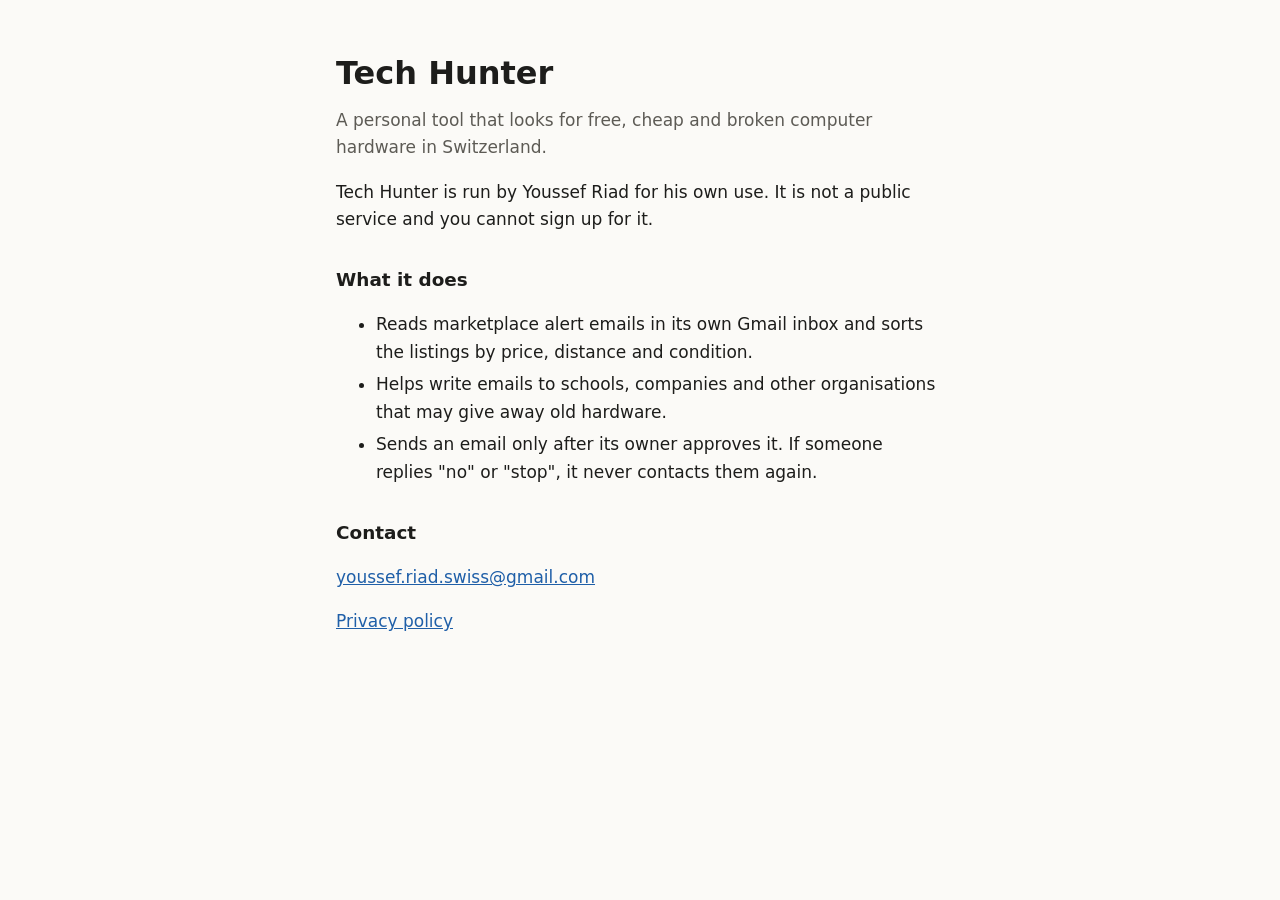
<file: index.html>
<!doctype html>
<html lang="en">
<head>
<meta charset="utf-8">
<meta name="viewport" content="width=device-width, initial-scale=1">
<title>Tech Hunter</title>
<link rel="stylesheet" href="style.css">
</head>
<body>
<main>
  <h1>Tech Hunter</h1>
  <p class="lead">A personal tool that looks for free, cheap and broken computer hardware in Switzerland.</p>
  <p>Tech Hunter is run by Youssef Riad for his own use. It is not a public service and you cannot sign up for it.</p>
  <h2>What it does</h2>
  <ul>
    <li>Reads marketplace alert emails in its own Gmail inbox and sorts the listings by price, distance and condition.</li>
    <li>Helps write emails to schools, companies and other organisations that may give away old hardware.</li>
    <li>Sends an email only after its owner approves it. If someone replies "no" or "stop", it never contacts them again.</li>
  </ul>
  <h2>Contact</h2>
  <p><a href="mailto:youssef.riad.swiss@gmail.com">youssef.riad.swiss@gmail.com</a></p>
  <p><a href="privacy.html">Privacy policy</a></p>
</main>
</body>
</html>
</file>
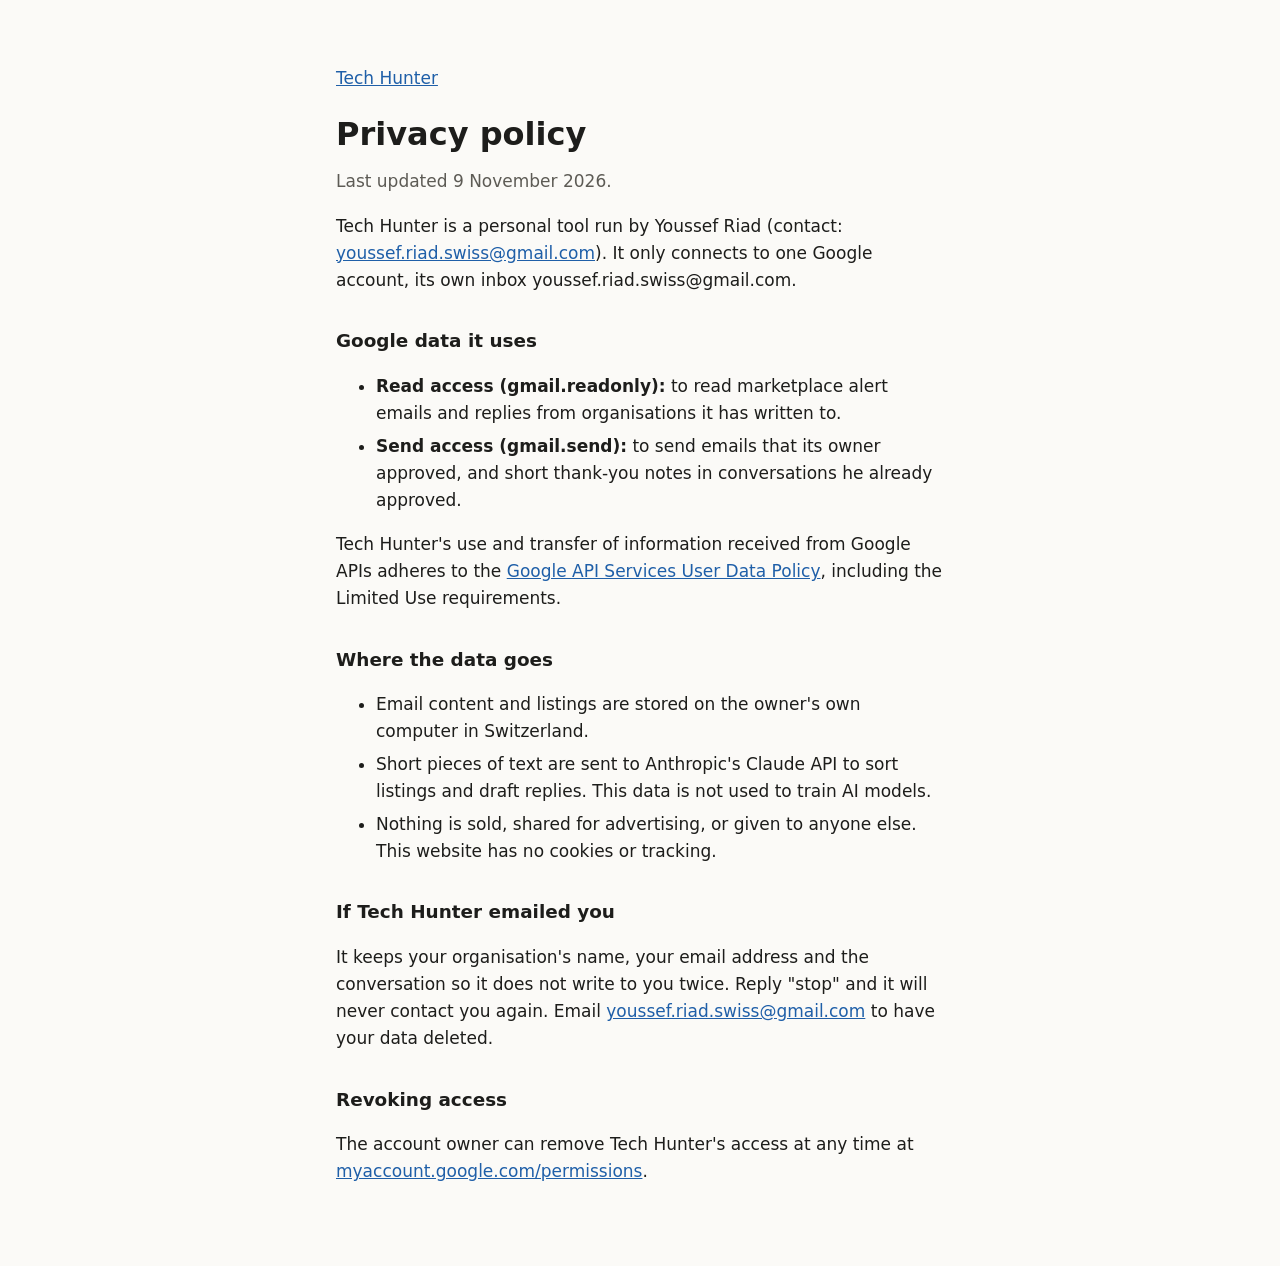
<file: privacy.html>
<!doctype html>
<html lang="en">
<head>
<meta charset="utf-8">
<meta name="viewport" content="width=device-width, initial-scale=1">
<title>Tech Hunter privacy</title>
<link rel="stylesheet" href="style.css">
</head>
<body>
<main>
  <p><a href="index.html">Tech Hunter</a></p>
  <h1>Privacy policy</h1>
  <p class="lead">Last updated 9 November 2026.</p>
  <p>Tech Hunter is a personal tool run by Youssef Riad (contact: <a href="mailto:youssef.riad.swiss@gmail.com">youssef.riad.swiss@gmail.com</a>). It only connects to one Google account, its own inbox youssef.riad.swiss@gmail.com.</p>

  <h2>Google data it uses</h2>
  <ul>
    <li><strong>Read access (gmail.readonly):</strong> to read marketplace alert emails and replies from organisations it has written to.</li>
    <li><strong>Send access (gmail.send):</strong> to send emails that its owner approved, and short thank-you notes in conversations he already approved.</li>
  </ul>
  <p>Tech Hunter's use and transfer of information received from Google APIs adheres to the <a href="https://developers.google.com/terms/api-services-user-data-policy">Google API Services User Data Policy</a>, including the Limited Use requirements.</p>

  <h2>Where the data goes</h2>
  <ul>
    <li>Email content and listings are stored on the owner's own computer in Switzerland.</li>
    <li>Short pieces of text are sent to Anthropic's Claude API to sort listings and draft replies. This data is not used to train AI models.</li>
    <li>Nothing is sold, shared for advertising, or given to anyone else. This website has no cookies or tracking.</li>
  </ul>

  <h2>If Tech Hunter emailed you</h2>
  <p>It keeps your organisation's name, your email address and the conversation so it does not write to you twice. Reply "stop" and it will never contact you again. Email <a href="mailto:youssef.riad.swiss@gmail.com">youssef.riad.swiss@gmail.com</a> to have your data deleted.</p>

  <h2>Revoking access</h2>
  <p>The account owner can remove Tech Hunter's access at any time at <a href="https://myaccount.google.com/permissions">myaccount.google.com/permissions</a>.</p>
</main>
</body>
</html>
</file>
<file: style.css>
:root { --bg: #fbfaf7; --fg: #1d1d1b; --muted: #5d5b55; --link: #1f5fa8; color-scheme: light dark; }
@media (prefers-color-scheme: dark) { :root { --bg: #161615; --fg: #ecebe6; --muted: #a8a59c; --link: #8ab8f0; } }
body { margin: 0; background: var(--bg); color: var(--fg); font: 17px/1.6 system-ui, -apple-system, "Segoe UI", sans-serif; }
main { max-width: 38rem; margin: 0 auto; padding: 3rem 1rem 4rem; }
h1 { font-size: 2rem; margin: 0 0 .5rem; }
h2 { font-size: 1.15rem; margin: 2rem 0 .5rem; }
.lead { color: var(--muted); margin-top: 0; }
a { color: var(--link); }
li { margin: .35rem 0; }
</file>
